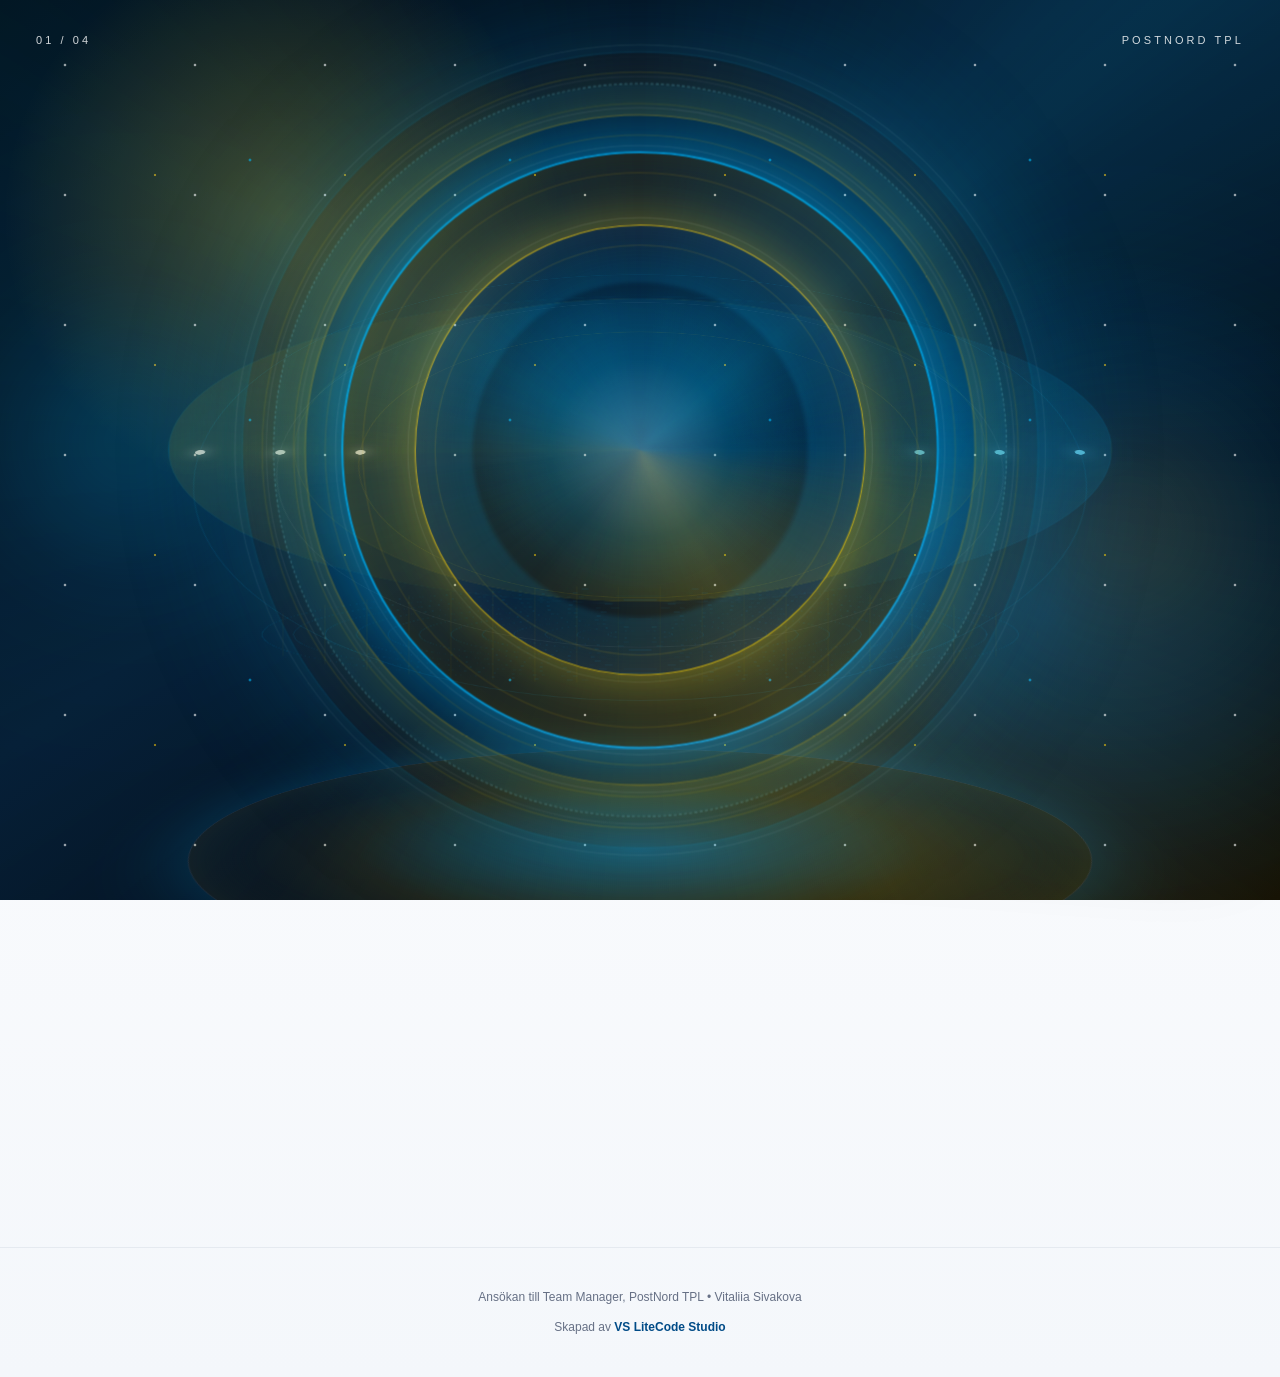
<file: postnord-team-manager-3d-cv/index.html>
<!DOCTYPE html>
<html lang="sv">

<head>
  <meta charset="UTF-8" />
  <meta name="viewport" content="width=device-width, initial-scale=1.0" />
  <title>Vitaliia Sivakova – Ansökan PostNord TPL</title>
  <link rel="stylesheet" href="css/styles.css" />
</head>

<body>
  <div class="intro" aria-hidden="true">
    <div class="cosmos-field"></div>
    <div class="nebula nebula-one"></div>
    <div class="nebula nebula-two"></div>
    <div class="star-orbit orbit-a"></div>
    <div class="star-orbit orbit-b"></div>
    <div class="star-orbit orbit-c"></div>
    <div class="cosmic-floor"></div>

    <div class="cinema-ui intro-counter">01 / 04</div>
    <div class="cinema-ui intro-menu">POSTNORD TPL</div>

    <div class="postnord-glow-badge">
      <span class="pn-word">POSTNORD TPL</span>
      <span class="pn-tpl">TPL</span>
      <small>Ansökan · Team Manager</small>
    </div>

    <div class="intro-stage">
      <div class="galaxy-disc galaxy-disc-one"></div>
      <div class="galaxy-disc galaxy-disc-two"></div>
      <div class="portal portal-back"></div>
      <div class="portal portal-main"></div>
      <div class="portal portal-front"></div>
      <div class="portal portal-laser"></div>
      <div class="portal portal-gold"></div>
      <div class="portal-core"></div>
      <div class="light-beam beam-one"></div>
      <div class="light-beam beam-two"></div>

      <div class="cosmic-comet comet-one"></div>
      <div class="cosmic-comet comet-two"></div>
      <div class="hologram-grid"></div>

      <div class="intro-sequence" aria-hidden="true">
        <section class="seq seq-postnord">
          <div class="seq-kicker">POSTNORD TPL</div>
          <div class="split-3d word-postnord" data-text="POSTNORD TPL">POSTNORD TPL</div>

        </section>

        <section class="seq seq-name">

          <div class="split-3d word-name" data-text="VITALIIA SIVAKOVA">VITALIIA SIVAKOVA</div>

        </section>

        <section class="seq seq-role">
          <div class="seq-kicker">SÖKANDE</div>
          <div class="split-3d word-role" data-text="TEAM MANAGER">TEAM MANAGER</div>

        </section>
      </div>

      <div class="skill-node node-left node-1"><span>Ledarskap</span><small>Skapar struktur, trygghet och
          riktning</small></div>
      <div class="skill-node node-left node-2"><span>Kommunikation</span><small>Bygger starka relationer i
          teamet</small></div>
      <div class="skill-node node-right node-3"><span>Team Management</span><small>Utvecklar människor och
          resultat</small></div>
      <div class="skill-node node-right node-4"><span>Resultatfokus</span><small>Följer upp KPI och driver
          förbättring</small></div>

      <div class="intro-logo ultra-logo">
        <div class="intro-company">POSTNORD TPL</div>
        <div class="intro-status">SÖKANDE</div>
        <div class="intro-role">TEAM MANAGER</div>
        <div class="intro-name">VITALIIA<br />SIVAKOVA</div>
        <div class="intro-traits">LEDARSKAP · STRUKTUR · TEAM · RESULTAT</div>
        <div class="intro-postnord-line">Redo att leda team, följa upp KPI och skapa stabil drift</div>
      </div>
    </div>

    <div class="intro-scroll">INTRO 10 SEKUNDER · STARTAR PORTFÖLJ</div>
  </div>

  <header class="site-header">
    <a class="brand" href="index.html" aria-label="Startsida">
      <span class="brand-mark">PN</span>
      <span>PostNord Ansökan</span>
    </a>
    <button class="nav-toggle" aria-label="Öppna meny">☰</button>
    <nav class="nav">
      <a href="index.html">Start</a>
      <a href="html/cv.html">CV</a>
      <a href="html/personligt-brev.html">Personligt brev</a>
      <a href="html/diplom.html">Diplom</a>
    </nav>
  </header>


  <main>
    <section class="hero">
      <div class="hero-copy">
        <span class="eyebrow">Sökande till Team Manager, PostNord TPL</span>
        <h1>Vitaliia <span>Sivakova</span></h1>
        <p class="lead">
          Logistik, teamutveckling, processförbättring och digital kompetens.
          En professionell ansökningssida där rekryteraren snabbt kan öppna CV,
          personligt brev och diplom.
        </p>
        <div class="hero-actions">
          <a class="btn primary" href="html/cv.html">Öppna CV</a>
          <a class="btn secondary" href="html/personligt-brev.html">Personligt brev</a>
          <a class="btn secondary" href="html/diplom.html">Diplom & certifikat</a>
        </div>
      </div>
      <div class="hero-card">
        <div class="photo-frame">
          <img src="assets/profile.jpg" alt="Vitaliia Sivakova" />
        </div>
        <div class="floating-badge">Logistik • KPI • RPA</div>
      </div>
    </section>

    <section class="section reveal">
      <h2 class="section-title">Styrkor för Team Manager-rollen</h2>
      <div class="grid">
        <article class="card">
          <h3>Logistikerfarenhet</h3>
          <p>Nästan tre år inom Zalando (PostNord) samt tidigare internationell persontrafik.</p>
        </article>
        <article class="card">
          <h3>Process & förbättring</h3>
          <p>RPA, Excel och Power BI ger ett datadrivet perspektiv på effektivitet och KPI.</p>
        </article>
        <article class="card">
          <h3>Team & utveckling</h3>
          <p>Utbildning inom ledarskap, teamutveckling, time management och digital transformation.</p>
        </article>
      </div>
    </section>
  </main>


  <footer class="footer">
    <p>Ansökan till Team Manager, PostNord TPL • Vitaliia Sivakova</p>
    <p>Skapad av <a class="studio-link" href="https://bondarenkovita35-afk.github.io/vs-litecode-studio/"
        target="_blank" rel="noopener">VS LiteCode Studio</a></p>
  </footer>

  <script src="js/app.js"></script>
</body>

</html>
</file>
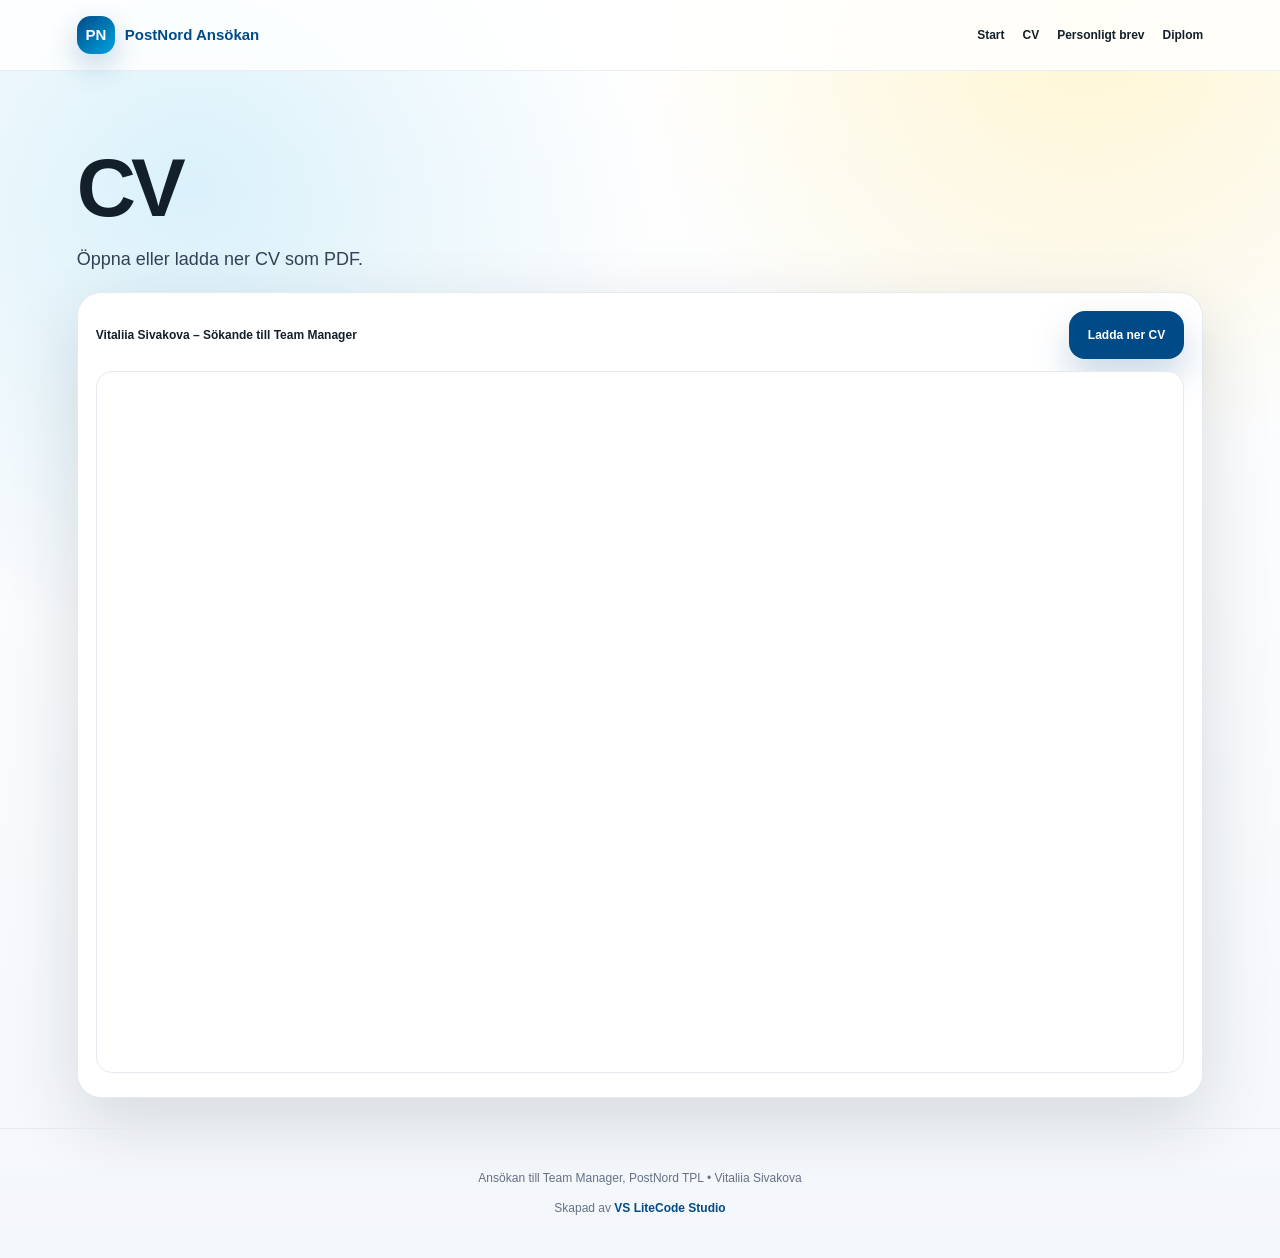
<file: postnord-team-manager-3d-cv/html/cv.html>
<!DOCTYPE html>
<html lang="sv">
<head>
  <meta charset="UTF-8" />
  <meta name="viewport" content="width=device-width, initial-scale=1.0" />
  <title>CV – Vitaliia Sivakova</title>
  <link rel="stylesheet" href="../css/styles.css" />
</head>
<body>
  
<header class="site-header">
  <a class="brand" href="../index.html" aria-label="Startsida">
    <span class="brand-mark">PN</span>
    <span>PostNord Ansökan</span>
  </a>
  <button class="nav-toggle" aria-label="Öppna meny">☰</button>
  <nav class="nav">
    <a href="../index.html">Start</a>
    <a href="cv.html">CV</a>
    <a href="personligt-brev.html">Personligt brev</a>
    <a href="diplom.html">Diplom</a>
  </nav>
</header>

  <main class="document-hero">
    <h1>CV</h1>
    <p class="lead">Öppna eller ladda ner CV som PDF.</p>
    <section class="pdf-box reveal">
      <div class="pdf-toolbar">
        <strong>Vitaliia Sivakova – Sökande till Team Manager</strong>
        <a class="btn primary" href="../pdf/cv-vitaliia-sivakova-team-manager.pdf" download>Ladda ner CV</a>
      </div>
      <iframe class="pdf-view" src="../pdf/cv-vitaliia-sivakova-team-manager.pdf"></iframe>
    </section>
  </main>
  
<footer class="footer">
  <p>Ansökan till Team Manager, PostNord TPL • Vitaliia Sivakova</p>
  <p>Skapad av <a class="studio-link" href="https://bondarenkovita35-afk.github.io/vs-litecode-studio/" target="_blank" rel="noopener">VS LiteCode Studio</a></p>
</footer>

  <script src="../js/app.js"></script>
</body>
</html>
</file>
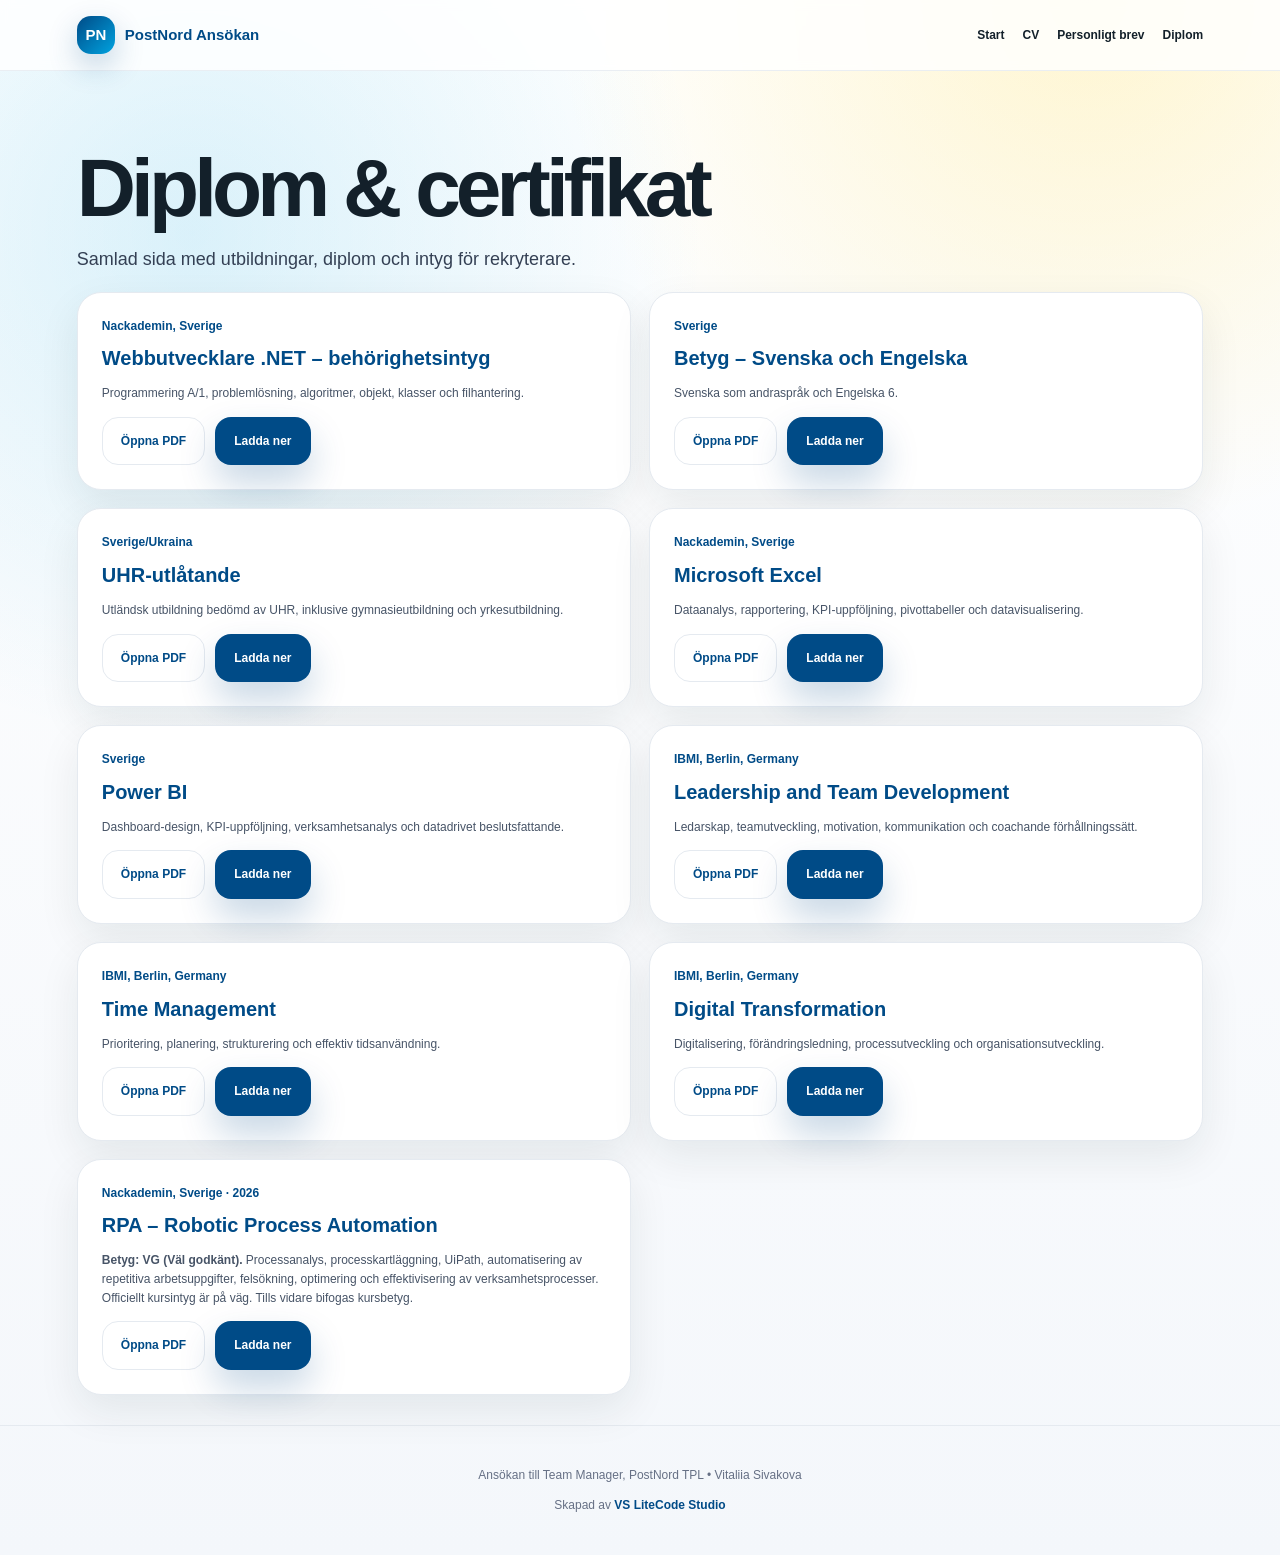
<file: postnord-team-manager-3d-cv/html/diplom.html>
<!DOCTYPE html>
<html lang="sv">

<head>
  <meta charset="UTF-8" />
  <meta name="viewport" content="width=device-width, initial-scale=1.0" />
  <title>Diplom & certifikat – Vitaliia Sivakova</title>
  <link rel="stylesheet" href="../css/styles.css" />
</head>

<body>

  <header class="site-header">
    <a class="brand" href="../index.html" aria-label="Startsida">
      <span class="brand-mark">PN</span>
      <span>PostNord Ansökan</span>
    </a>
    <button class="nav-toggle" aria-label="Öppna meny">☰</button>
    <nav class="nav">
      <a href="../index.html">Start</a>
      <a href="cv.html">CV</a>
      <a href="personligt-brev.html">Personligt brev</a>
      <a href="diplom.html">Diplom</a>
    </nav>
  </header>

  <main class="document-hero">
    <h1>Diplom & certifikat</h1>
    <p class="lead">Samlad sida med utbildningar, diplom och intyg för rekryterare.</p>
    <section class="diploma-grid">

      <article class="card diploma-card reveal">
        <div class="meta">Nackademin, Sverige</div>
        <h3>Webbutvecklare .NET – behörighetsintyg</h3>
        <p>Programmering A/1, problemlösning, algoritmer, objekt, klasser och filhantering.</p>
        <div class="mini-actions">
          <a class="btn secondary" href="../pdf/behörighetsintyg-programmering-nackademin.pdf">Öppna PDF</a>
          <a class="btn primary" href="../pdf/behörighetsintyg-programmering-nackademin.pdf" download>Ladda ner</a>
        </div>
      </article>


      <article class="card diploma-card reveal">
        <div class="meta">Sverige</div>
        <h3>Betyg – Svenska och Engelska</h3>
        <p>Svenska som andraspråk och Engelska 6.</p>
        <div class="mini-actions">
          <a class="btn secondary" href="../pdf/betyg-sverige-sv-eng.pdf">Öppna PDF</a>
          <a class="btn primary" href="../pdf/betyg-sverige-sv-eng.pdf" download>Ladda ner</a>
        </div>
      </article>


      <article class="card diploma-card reveal">
        <div class="meta">Sverige/Ukraina</div>
        <h3>UHR-utlåtande</h3>
        <p>Utländsk utbildning bedömd av UHR, inklusive gymnasieutbildning och yrkesutbildning.</p>
        <div class="mini-actions">
          <a class="btn secondary" href="../pdf/uhr-utlatande.pdf">Öppna PDF</a>
          <a class="btn primary" href="../pdf/uhr-utlatande.pdf" download>Ladda ner</a>
        </div>
      </article>


      <article class="card diploma-card reveal">
        <div class="meta">Nackademin, Sverige</div>
        <h3>Microsoft Excel</h3>
        <p>Dataanalys, rapportering, KPI-uppföljning, pivottabeller och datavisualisering.</p>
        <div class="mini-actions">
          <a class="btn secondary" href="../pdf/excel-nackademin.pdf">Öppna PDF</a>
          <a class="btn primary" href="../pdf/excel-nackademin.pdf" download>Ladda ner</a>
        </div>
      </article>


      <article class="card diploma-card reveal">
        <div class="meta">Sverige</div>
        <h3>Power BI</h3>
        <p>Dashboard-design, KPI-uppföljning, verksamhetsanalys och datadrivet beslutsfattande.</p>
        <div class="mini-actions">
          <a class="btn secondary" href="../pdf/power-bi-certificate.pdf">Öppna PDF</a>
          <a class="btn primary" href="../pdf/power-bi-certificate.pdf" download>Ladda ner</a>
        </div>
      </article>


      <article class="card diploma-card reveal">
        <div class="meta">IBMI, Berlin, Germany</div>
        <h3>Leadership and Team Development</h3>
        <p>Ledarskap, teamutveckling, motivation, kommunikation och coachande förhållningssätt.</p>
        <div class="mini-actions">
          <a class="btn secondary" href="../pdf/leadership-team-development-ibmi.pdf">Öppna PDF</a>
          <a class="btn primary" href="../pdf/leadership-team-development-ibmi.pdf" download>Ladda ner</a>
        </div>
      </article>


      <article class="card diploma-card reveal">
        <div class="meta">IBMI, Berlin, Germany</div>
        <h3>Time Management</h3>
        <p>Prioritering, planering, strukturering och effektiv tidsanvändning.</p>
        <div class="mini-actions">
          <a class="btn secondary" href="../pdf/time-management-ibmi.pdf">Öppna PDF</a>
          <a class="btn primary" href="../pdf/time-management-ibmi.pdf" download>Ladda ner</a>
        </div>
      </article>


      <article class="card diploma-card reveal">
        <div class="meta">IBMI, Berlin, Germany</div>
        <h3>Digital Transformation</h3>
        <p>Digitalisering, förändringsledning, processutveckling och organisationsutveckling.</p>
        <div class="mini-actions">
          <a class="btn secondary" href="../pdf/digital-transformation-ibmi.pdf">Öppna PDF</a>
          <a class="btn primary" href="../pdf/digital-transformation-ibmi.pdf" download>Ladda ner</a>
        </div>
      </article>


      

    
      

    
      <article class="card diploma-card reveal">
        <div class="meta">Nackademin, Sverige · 2026</div>
        <h3>RPA – Robotic Process Automation</h3>
        <p><strong>Betyg: VG (Väl godkänt).</strong> Processanalys, processkartläggning, UiPath, automatisering av repetitiva arbetsuppgifter, felsökning, optimering och effektivisering av verksamhetsprocesser. Officiellt kursintyg är på väg. Tills vidare bifogas kursbetyg.</p>
        <div class="mini-actions">
          <a class="btn secondary" href="../pdf/RPA_VG_Nackademin_Official.png">Öppna PDF</a>
          <a class="btn primary" href="../pdf/RPA_VG_Nackademin_Official.png" download>Ladda ner</a>
        </div>
      </article>

    </section>
  </main>

  <footer class="footer">
    <p>Ansökan till Team Manager, PostNord TPL • Vitaliia Sivakova</p>
    <p>Skapad av <a class="studio-link" href="https://bondarenkovita35-afk.github.io/vs-litecode-studio/"
        target="_blank" rel="noopener">VS LiteCode Studio</a></p>
  </footer>

  <script src="../js/app.js"></script>
</body>

</html>
</file>
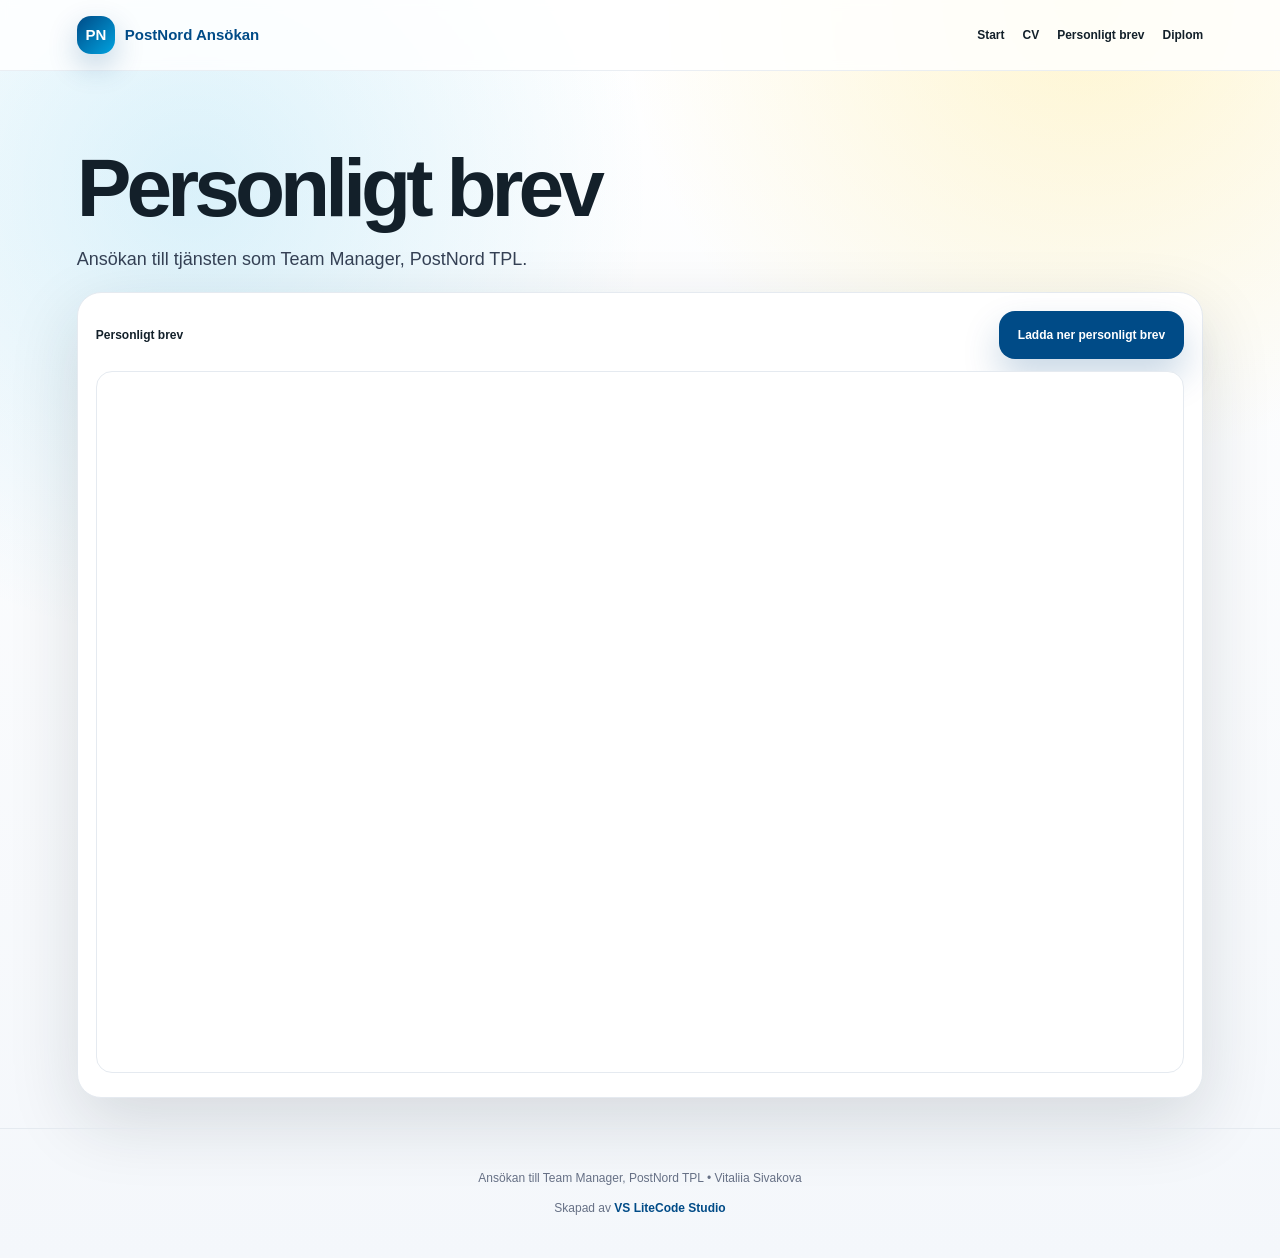
<file: postnord-team-manager-3d-cv/html/personligt-brev.html>
<!DOCTYPE html>
<html lang="sv">
<head>
  <meta charset="UTF-8" />
  <meta name="viewport" content="width=device-width, initial-scale=1.0" />
  <title>Personligt brev – Vitaliia Sivakova</title>
  <link rel="stylesheet" href="../css/styles.css" />
</head>
<body>
  
<header class="site-header">
  <a class="brand" href="../index.html" aria-label="Startsida">
    <span class="brand-mark">PN</span>
    <span>PostNord Ansökan</span>
  </a>
  <button class="nav-toggle" aria-label="Öppna meny">☰</button>
  <nav class="nav">
    <a href="../index.html">Start</a>
    <a href="cv.html">CV</a>
    <a href="personligt-brev.html">Personligt brev</a>
    <a href="diplom.html">Diplom</a>
  </nav>
</header>

  <main class="document-hero">
    <h1>Personligt brev</h1>
    <p class="lead">Ansökan till tjänsten som Team Manager, PostNord TPL.</p>
    <section class="pdf-box reveal">
      <div class="pdf-toolbar">
        <strong>Personligt brev</strong>
        <a class="btn primary" href="../pdf/personligt-brev-vitaliia-sivakova-team-manager.pdf" download>Ladda ner personligt brev</a>
      </div>
      <iframe class="pdf-view" src="../pdf/personligt-brev-vitaliia-sivakova-team-manager.pdf"></iframe>
    </section>
  </main>
  
<footer class="footer">
  <p>Ansökan till Team Manager, PostNord TPL • Vitaliia Sivakova</p>
  <p>Skapad av <a class="studio-link" href="https://bondarenkovita35-afk.github.io/vs-litecode-studio/" target="_blank" rel="noopener">VS LiteCode Studio</a></p>
</footer>

  <script src="../js/app.js"></script>
</body>
</html>
</file>
<file: postnord-team-manager-3d-cv/css/styles.css>
:root{
  --blue:#004B87;
  --light-blue:#00A3E0;
  --yellow:#FFCC00;
  --ink:#13202A;
  --muted:#667085;
  --bg:#F4F7FB;
  --card:#FFFFFF;
  --line:#E5EAF0;
  --shadow:0 24px 70px rgba(19,32,42,.14);
  --radius:24px;
}

*{box-sizing:border-box}
html{scroll-behavior:smooth}
body{
  margin:0;
  font-family:Arial, Helvetica, sans-serif;
  font-size:12px;
  line-height:1.55;
  color:var(--ink);
  background:
    radial-gradient(circle at 15% 15%, rgba(0,163,224,.14), transparent 30%),
    radial-gradient(circle at 85% 0%, rgba(255,204,0,.18), transparent 28%),
    linear-gradient(180deg,#fff,var(--bg));
  min-height:100vh;
}

body.loading{overflow:hidden}

.intro{position:fixed;inset:0;z-index:1000;display:grid;place-items:center;color:#fff;overflow:hidden;perspective:2200px;background:radial-gradient(circle at 50% 50%, rgba(0,163,224,.22), transparent 24%),radial-gradient(circle at 22% 22%, rgba(255,204,0,.18), transparent 22%),radial-gradient(circle at 80% 70%, rgba(0,95,170,.28), transparent 28%),linear-gradient(145deg,#020711 0%,#061b35 42%,#02050b 100%);transition:opacity 1.1s ease,visibility 1.1s ease,transform 1.1s ease}.intro.hide{opacity:0;visibility:hidden;transform:scale(1.04)}
.cosmos-field,.nebula,.star-orbit,.cosmic-floor,.portal,.portal-core,.light-beam{position:absolute;pointer-events:none}
.cosmos-field{inset:0;background-image:radial-gradient(circle,rgba(255,255,255,.95) 0 1px,transparent 1.7px),radial-gradient(circle,rgba(255,204,0,.85) 0 1px,transparent 1.6px),radial-gradient(circle,rgba(0,183,255,.9) 0 1px,transparent 1.8px);background-size:130px 130px,190px 190px,260px 260px;background-position:0 0,60px 80px,120px 30px;opacity:.62;animation:starFlight 4.8s linear infinite}.nebula{width:52vw;height:52vw;border-radius:50%;filter:blur(38px);mix-blend-mode:screen;opacity:.5;animation:nebulaPulse 5s ease-in-out infinite alternate}.nebula-one{left:-16vw;top:12vh;background:radial-gradient(circle,rgba(0,163,224,.45),rgba(0,75,135,.05),transparent 70%)}.nebula-two{right:-14vw;bottom:4vh;background:radial-gradient(circle,rgba(255,204,0,.26),rgba(0,163,224,.14),transparent 70%);animation-delay:.9s}
.cinema-ui{position:absolute;z-index:4;font-size:11px;letter-spacing:.28em;color:rgba(255,255,255,.82);text-transform:uppercase}.intro-counter{top:32px;left:36px}.intro-menu{top:32px;right:36px;text-align:right}
.intro-stage{position:relative;width:min(1160px,92vw);height:min(680px,76vh);display:grid;place-items:center;transform-style:preserve-3d;animation:stageCinematic 5.9s cubic-bezier(.16,1,.3,1) forwards}
.portal{border-radius:50%;transform-style:preserve-3d;filter:drop-shadow(0 0 28px rgba(0,183,255,.32))}.portal-back{width:680px;height:680px;border:1px solid rgba(255,255,255,.10);box-shadow:0 0 120px rgba(0,163,224,.26),inset 0 0 90px rgba(255,255,255,.05);animation:portalSpin 10s linear infinite,portalReveal 3.8s ease forwards}.portal-main{width:520px;height:520px;border:2px solid rgba(0,183,255,.62);box-shadow:0 0 60px rgba(0,183,255,.55),inset 0 0 60px rgba(255,204,0,.18);animation:portalSpinReverse 7s linear infinite,portalReveal 3.6s ease forwards}.portal-front{width:410px;height:410px;border:1px solid rgba(255,204,0,.72);box-shadow:0 0 48px rgba(255,204,0,.42),inset 0 0 60px rgba(255,255,255,.08);animation:portalSpin 5.8s linear infinite,portalReveal 3.4s ease forwards}.portal::before,.portal::after{content:"";position:absolute;inset:-8px;border-radius:50%;border:1px solid rgba(255,255,255,.09)}.portal::after{inset:18px;border-color:rgba(255,204,0,.14)}.portal-core{width:320px;height:320px;border-radius:50%;background:radial-gradient(circle,rgba(255,255,255,.20),rgba(0,163,224,.09) 38%,transparent 70%);filter:blur(2px);box-shadow:0 0 130px rgba(0,183,255,.30);animation:coreBreath 2.8s ease-in-out infinite alternate}
.star-orbit{width:720px;height:720px;border-radius:50%;border:1px solid rgba(255,255,255,.08);top:50%;left:50%;transform:translate(-50%,-50%) rotateX(62deg);animation:orbitTurn 9s linear infinite;opacity:.72}.orbit-b{width:560px;height:560px;animation-duration:7s;animation-direction:reverse;border-color:rgba(255,204,0,.12)}.orbit-c{width:880px;height:880px;animation-duration:13s;border-color:rgba(0,183,255,.13)}.star-orbit::before,.star-orbit::after{content:"";position:absolute;width:10px;height:10px;border-radius:50%;background:#fff;box-shadow:0 0 18px #fff,0 0 42px rgba(255,204,0,.85);top:50%;left:-5px}.star-orbit::after{left:auto;right:-5px;background:#80e8ff;box-shadow:0 0 20px #80e8ff,0 0 50px rgba(0,183,255,.9)}
.cosmic-floor{left:50%;bottom:-20%;width:900px;height:460px;transform:translateX(-50%) rotateX(72deg);border-radius:50%;background:radial-gradient(ellipse at center,rgba(0,183,255,.34),rgba(255,204,0,.08) 44%,transparent 70%);border:1px solid rgba(255,255,255,.1);box-shadow:0 0 95px rgba(0,183,255,.22),inset 0 0 70px rgba(255,204,0,.10);animation:floorPulse 3s ease-in-out infinite alternate}
.light-beam{height:150%;width:110px;top:-25%;background:linear-gradient(90deg,transparent,rgba(255,255,255,.34),transparent);filter:blur(3px);opacity:0;transform:rotate(24deg)}.beam-one{animation:beamSweep 4.4s cubic-bezier(.16,1,.3,1) forwards .8s}.beam-two{width:70px;animation:beamSweep 5.2s cubic-bezier(.16,1,.3,1) forwards 2.1s;opacity:.5}
.ultra-logo{position:relative;z-index:3;text-align:center;transform-style:preserve-3d;padding:50px 74px;border-radius:38px;background:linear-gradient(145deg,rgba(255,255,255,.15),rgba(255,255,255,.035));border:1px solid rgba(255,255,255,.22);box-shadow:0 42px 140px rgba(0,0,0,.62),inset 0 1px 0 rgba(255,255,255,.3),0 0 100px rgba(0,183,255,.22);backdrop-filter:blur(4px);animation:logoEntrance 5.9s cubic-bezier(.16,1,.3,1) forwards}.ultra-logo::before{content:"";position:absolute;inset:14px;border-radius:28px;border:1px solid rgba(255,204,0,.26);transform:translateZ(-52px)}.ultra-logo::after{content:"";position:absolute;inset:-24px;border-radius:50px;background:radial-gradient(circle at center,rgba(0,183,255,.24),transparent 70%);filter:blur(16px);z-index:-1}.intro-status{font-size:18px;letter-spacing:.34em;color:rgba(255,255,255,.82);opacity:0;animation:textStep .9s ease forwards 1.35s}.intro-role{margin-top:8px;font-size:22px;letter-spacing:.28em;color:#fff4bf;text-transform:uppercase;opacity:0;animation:textStep .9s ease forwards 1.9s;background:transparent;border:0;padding:0;display:block}.intro-name{margin-top:22px;font-family:Georgia,'Times New Roman',serif;font-size:clamp(52px,7.6vw,106px);line-height:.86;letter-spacing:.03em;color:#ffe8b2;text-shadow:0 0 16px rgba(255,204,0,.42),0 20px 80px rgba(0,0,0,.72);opacity:0;transform:translateZ(180px) scale(1.35);animation:nameHero 1.35s cubic-bezier(.16,1,.3,1) forwards 2.55s}.intro-traits{margin-top:26px;font-size:16px;letter-spacing:.24em;color:#dff6ff;text-transform:uppercase;opacity:0;animation:textStep .9s ease forwards 3.55s}
.skill-node{position:absolute;z-index:5;width:220px;color:#fff;opacity:0;filter:blur(4px);animation:nodeAppear .75s ease forwards}.skill-node span{display:block;font-size:14px;font-weight:900;letter-spacing:.12em;text-transform:uppercase;margin-bottom:7px}.skill-node small{display:block;font-size:13px;line-height:1.35;color:rgba(255,255,255,.82)}.skill-node::before{content:"";position:absolute;top:18px;width:96px;height:1px;background:linear-gradient(90deg,rgba(255,204,0,.9),transparent)}.skill-node::after{content:"";position:absolute;top:13px;width:10px;height:10px;border-radius:50%;background:#fff;box-shadow:0 0 18px #fff,0 0 44px rgba(255,204,0,.95)}.node-left{left:18px;text-align:left}.node-left::before{left:145px}.node-left::after{left:137px}.node-right{right:18px;text-align:left}.node-right::before{right:145px;transform:scaleX(-1)}.node-right::after{right:137px}.node-1{top:32%;animation-delay:3.15s}.node-2{top:58%;animation-delay:3.45s}.node-3{top:32%;animation-delay:3.75s}.node-4{top:58%;animation-delay:4.05s}
.intro-scroll{position:absolute;bottom:34px;left:50%;transform:translateX(-50%);z-index:4;color:rgba(255,255,255,.72);font-size:11px;letter-spacing:.34em;text-transform:uppercase;opacity:0;animation:textStep .8s ease forwards 4.2s}
@keyframes stageCinematic{0%{transform:translateZ(-1200px) rotateX(28deg) rotateY(-25deg);opacity:0}36%{transform:translateZ(140px) rotateX(0) rotateY(0);opacity:1}100%{transform:translateZ(0) rotateX(0) rotateY(0);opacity:1}}@keyframes logoEntrance{0%{opacity:0;transform:translateZ(-900px) rotateX(45deg) scale(.3);filter:blur(30px)}34%{opacity:1;transform:translateZ(240px) rotateX(0) scale(1.06);filter:blur(0)}70%{transform:translateZ(70px) scale(.94)}100%{opacity:1;transform:translateZ(0) scale(.86)}}@keyframes nameHero{0%{opacity:0;transform:translateY(42px) translateZ(220px) scale(1.35);filter:blur(4px)}100%{opacity:1;transform:translateY(0) translateZ(120px) scale(1);filter:blur(0)}}@keyframes textStep{0%{opacity:0;transform:translateY(18px) translateZ(80px);filter:blur(3px)}100%{opacity:1;transform:translateY(0) translateZ(0);filter:blur(0)}}@keyframes nodeAppear{0%{opacity:0;transform:translateY(24px);filter:blur(4px)}100%{opacity:1;transform:translateY(0);filter:blur(0)}}@keyframes portalSpin{to{transform:rotateZ(360deg)}}@keyframes portalSpinReverse{to{transform:rotateZ(-360deg)}}@keyframes portalReveal{0%{opacity:0;filter:blur(4px);transform:scale(.4) rotateZ(-60deg)}100%{opacity:1;filter:blur(0);transform:scale(1) rotateZ(0)}}@keyframes coreBreath{to{transform:scale(1.08);opacity:.9}}@keyframes orbitTurn{to{transform:translate(-50%,-50%) rotateX(62deg) rotateZ(360deg)}}@keyframes starFlight{to{background-position:0 -260px,60px -190px,120px -280px}}@keyframes nebulaPulse{to{transform:scale(1.12) rotate(8deg);opacity:.72}}@keyframes floorPulse{to{transform:translateX(-50%) rotateX(72deg) scale(1.08);opacity:.9}}@keyframes beamSweep{0%{left:-20%;opacity:0}18%{opacity:.9}100%{left:110%;opacity:0}}
@media(max-width:820px){.intro-menu{display:none}.intro-counter{top:22px;left:22px}.intro-stage{height:70vh;width:96vw}.portal-back{width:390px;height:390px}.portal-main{width:300px;height:300px}.portal-front{width:230px;height:230px}.portal-core{width:190px;height:190px}.ultra-logo{padding:34px 28px;border-radius:28px}.intro-name{font-size:48px}.intro-status{font-size:12px}.intro-role{font-size:14px}.intro-traits{font-size:11px;line-height:1.6}.skill-node{display:none}.cosmic-floor{width:620px;height:300px}.star-orbit{width:420px;height:420px}.orbit-b{width:320px;height:320px}.orbit-c{width:520px;height:520px}}

.site-header{
  position:sticky;
  top:0;
  z-index:50;
  display:flex;
  align-items:center;
  justify-content:space-between;
  padding:16px 6vw;
  backdrop-filter:blur(4px);
  background:rgba(255,255,255,.82);
  border-bottom:1px solid rgba(229,234,240,.8);
}

.brand{
  display:flex;
  align-items:center;
  gap:10px;
  font-weight:800;
  color:var(--blue);
  text-decoration:none;
  font-size:15px;
}

.brand-mark{
  width:38px;
  height:38px;
  border-radius:14px;
  display:grid;
  place-items:center;
  background:linear-gradient(135deg,var(--blue),var(--light-blue));
  color:#fff;
  box-shadow:0 12px 30px rgba(0,75,135,.24);
}

.nav{display:flex;gap:18px}
.nav a{
  color:var(--ink);
  text-decoration:none;
  font-weight:700;
  position:relative;
}
.nav a::after{
  content:"";
  position:absolute;
  left:0;
  bottom:-6px;
  height:2px;
  width:0;
  background:var(--yellow);
  transition:.25s;
}
.nav a:hover::after{width:100%}
.nav-toggle{display:none}

.hero{
  min-height:calc(100vh - 72px);
  display:grid;
  grid-template-columns:1.05fr .95fr;
  gap:48px;
  align-items:center;
  padding:70px 6vw 60px;
  perspective:1100px;
}

.hero-copy{animation:fadeUp .9s ease both}
.eyebrow{
  display:inline-flex;
  align-items:center;
  gap:8px;
  padding:8px 13px;
  border:1px solid var(--line);
  border-radius:999px;
  background:#fff;
  font-weight:700;
  color:var(--blue);
}
.eyebrow::before{
  content:"";
  width:9px;height:9px;border-radius:50%;
  background:var(--yellow);
  box-shadow:0 0 0 5px rgba(255,204,0,.2);
}
h1{
  margin:22px 0 14px;
  font-size:clamp(42px,7vw,82px);
  line-height:.96;
  letter-spacing:-.06em;
}
h1 span{color:var(--blue)}
.lead{font-size:18px;color:#344054;max-width:720px}
.hero-actions{display:flex;gap:14px;flex-wrap:wrap;margin-top:28px}
.btn{
  display:inline-flex;
  align-items:center;
  gap:10px;
  padding:14px 18px;
  border-radius:16px;
  text-decoration:none;
  font-weight:800;
  border:1px solid transparent;
  transition:.25s ease;
}
.btn.primary{background:var(--blue);color:#fff;box-shadow:0 18px 36px rgba(0,75,135,.22)}
.btn.secondary{background:#fff;color:var(--blue);border-color:var(--line)}
.btn:hover{transform:translateY(-3px)}
.hero-card{
  position:relative;
  transform-style:preserve-3d;
  transform:rotateY(-11deg) rotateX(6deg);
  transition:transform .3s ease;
}
.hero-card:hover{transform:rotateY(-4deg) rotateX(2deg) translateY(-6px)}
.photo-frame{
  padding:14px;
  border-radius:32px;
  background:linear-gradient(145deg,#fff,#EFF5FA);
  box-shadow:var(--shadow);
}
.photo-frame img{
  display:block;
  width:100%;
  border-radius:24px;
  aspect-ratio:4/5;
  object-fit:cover;
  object-position:center 22%;
}
.floating-badge{
  position:absolute;
  right:-12px;
  bottom:42px;
  padding:16px;
  border-radius:20px;
  background:rgba(255,255,255,.92);
  box-shadow:0 18px 40px rgba(19,32,42,.17);
  backdrop-filter:blur(3px);
  font-weight:800;
  color:var(--blue);
}

.section{
  padding:72px 6vw;
}
.section-title{
  font-size:32px;
  margin:0 0 26px;
  color:var(--blue);
  letter-spacing:-.03em;
}
.grid{
  display:grid;
  grid-template-columns:repeat(3,1fr);
  gap:18px;
}
.card{
  background:var(--card);
  border:1px solid var(--line);
  border-radius:var(--radius);
  padding:24px;
  box-shadow:0 16px 42px rgba(19,32,42,.08);
  transition:.25s;
}
.card:hover{transform:translateY(-5px)}
.card h3{margin:0 0 10px;color:var(--blue);font-size:20px}
.card p{margin:0;color:#475467}
.card ul{margin:10px 0 0;padding-left:18px;color:#475467}
.card li{margin:5px 0}

.timeline{
  display:grid;
  gap:16px;
}
.timeline-item{
  display:grid;
  grid-template-columns:130px 1fr;
  gap:18px;
  align-items:start;
}
.year{
  color:var(--blue);
  font-weight:900;
  font-size:14px;
}
.document-hero{
  padding:56px 6vw 30px;
}
.pdf-box{
  background:#fff;
  border:1px solid var(--line);
  border-radius:24px;
  padding:18px;
  box-shadow:var(--shadow);
}
.pdf-toolbar{
  display:flex;
  justify-content:space-between;
  gap:12px;
  flex-wrap:wrap;
  align-items:center;
  margin-bottom:12px;
}
.pdf-view{
  width:100%;
  height:78vh;
  border:1px solid var(--line);
  border-radius:16px;
  background:#fff;
}
.diploma-grid{
  display:grid;
  grid-template-columns:repeat(2,1fr);
  gap:18px;
}
.diploma-card .meta{font-weight:800;color:var(--blue);margin-bottom:8px}
.diploma-card .mini-actions{display:flex;gap:10px;flex-wrap:wrap;margin-top:14px}
.footer{
  padding:28px 6vw;
  text-align:center;
  color:var(--muted);
  border-top:1px solid var(--line);
}
.reveal{opacity:0;transform:translateY(24px);transition:.7s ease}
.reveal.show{opacity:1;transform:none}

@keyframes fadeUp{
  from{opacity:0;transform:translateY(26px)}
  to{opacity:1;transform:none}
}

@media(max-width:900px){
  .hero{grid-template-columns:1fr}
  .grid,.diploma-grid{grid-template-columns:1fr}
  .timeline-item{grid-template-columns:1fr}
  .nav{
    position:absolute;
    right:6vw;
    top:62px;
    display:none;
    flex-direction:column;
    background:#fff;
    border:1px solid var(--line);
    border-radius:18px;
    padding:18px;
    box-shadow:var(--shadow);
  }
  .nav.open{display:flex}
  .nav-toggle{
    display:block;
    border:0;
    background:var(--blue);
    color:#fff;
    border-radius:12px;
    padding:9px 12px;
    font-size:18px;
  }
}


.intro-cv{
  margin-top:18px;
  font-size:clamp(22px,3vw,44px);
  font-weight:800;
  letter-spacing:.02em;
  opacity:0;
  transform:translateZ(-400px) translateY(20px) rotateX(18deg);
  animation:cvFly 4.2s cubic-bezier(.16,1,.3,1) forwards;
  animation-delay:.6s;
}

.intro-stars{
  position:absolute;
  inset:-20%;
  background:
    radial-gradient(circle, rgba(255,255,255,.75) 1px, transparent 1.5px) 0 0/90px 90px,
    radial-gradient(circle, rgba(255,204,0,.55) 1px, transparent 1.5px) 30px 45px/120px 120px;
  transform:translateZ(-800px);
  animation:starsMove 4.2s ease-out forwards;
  opacity:.65;
}

@keyframes cvFly{
  0%,45%{opacity:0;transform:translateZ(-520px) translateY(30px) rotateX(22deg);filter:blur(3px)}
  65%{opacity:1;transform:translateZ(70px) translateY(0) rotateX(0);filter:blur(0)}
  100%{opacity:1;transform:translateZ(0) scale(.92)}
}

@keyframes starsMove{
  from{transform:translateZ(-900px) scale(.65);opacity:.7}
  to{transform:translateZ(120px) scale(1.35);opacity:0}
}

.studio-link{
  color:var(--blue);
  font-weight:800;
  text-decoration:none;
}
.studio-link:hover{text-decoration:underline}


/* === ULTRA MAX POSTNORD INTRO UPGRADE === */
.intro{
  background:
    radial-gradient(circle at 50% 52%, rgba(255,204,0,.18), transparent 18%),
    radial-gradient(circle at 50% 48%, rgba(0,183,255,.26), transparent 30%),
    radial-gradient(circle at 20% 22%, rgba(0,163,224,.22), transparent 24%),
    radial-gradient(circle at 78% 68%, rgba(255,204,0,.15), transparent 26%),
    linear-gradient(145deg,#01040a 0%,#05172d 36%,#02050a 100%);
}
.postnord-glow-badge{
  position:absolute;
  top:28px;
  left:50%;
  transform:translateX(-50%) translateY(-18px);
  z-index:6;
  display:flex;
  align-items:baseline;
  gap:12px;
  padding:13px 22px 12px;
  border:1px solid rgba(255,255,255,.18);
  border-radius:999px;
  background:linear-gradient(145deg,rgba(0,75,135,.52),rgba(0,163,224,.14));
  box-shadow:0 0 42px rgba(0,183,255,.22), inset 0 1px 0 rgba(255,255,255,.22);
  backdrop-filter:blur(4px);
  opacity:0;
  animation:badgeDrop .95s cubic-bezier(.16,1,.3,1) forwards .35s;
}
.postnord-glow-badge .pn-word{font-size:28px;font-weight:900;letter-spacing:-.06em;color:#8ee8ff;text-shadow:0 0 18px rgba(0,183,255,.55)}
.postnord-glow-badge .pn-tpl{font-size:13px;font-weight:900;color:#ffd84d;letter-spacing:.12em;text-shadow:0 0 18px rgba(255,204,0,.55)}
.postnord-glow-badge small{font-size:11px;letter-spacing:.22em;text-transform:uppercase;color:rgba(255,255,255,.74);margin-left:8px}
.galaxy-disc{position:absolute;left:50%;top:50%;border-radius:50%;pointer-events:none;transform-style:preserve-3d;filter:drop-shadow(0 0 30px rgba(0,183,255,.25));}
.galaxy-disc-one{width:900px;height:900px;transform:translate(-50%,-50%) rotateX(71deg);border:1px solid rgba(0,183,255,.14);background:conic-gradient(from 0deg,transparent,rgba(0,183,255,.22),transparent,rgba(255,204,0,.18),transparent);animation:galaxySpin 11s linear infinite;opacity:.55}
.galaxy-disc-two{width:660px;height:660px;transform:translate(-50%,-50%) rotateX(64deg);border:1px solid rgba(255,204,0,.16);background:conic-gradient(from 80deg,transparent,rgba(255,204,0,.24),transparent,rgba(0,183,255,.18),transparent);animation:galaxySpinReverse 8.5s linear infinite;opacity:.48}
.portal-laser{width:610px;height:610px;border:1px dashed rgba(255,255,255,.20);box-shadow:0 0 80px rgba(0,183,255,.28),inset 0 0 50px rgba(255,255,255,.05);animation:portalSpinReverse 4.8s linear infinite, portalReveal 3.2s ease forwards}
.portal-gold{width:455px;height:455px;border:2px solid rgba(255,204,0,.55);box-shadow:0 0 70px rgba(255,204,0,.38),inset 0 0 50px rgba(255,255,255,.05);animation:portalSpin 3.9s linear infinite, portalReveal 3.1s ease forwards}
.ultra-logo{
  background:
    radial-gradient(circle at 50% 0%,rgba(255,204,0,.18),transparent 36%),
    linear-gradient(145deg,rgba(255,255,255,.17),rgba(0,75,135,.10),rgba(255,255,255,.035));
  border:1px solid rgba(255,255,255,.28);
  box-shadow:
    0 50px 170px rgba(0,0,0,.72),
    inset 0 1px 0 rgba(255,255,255,.34),
    0 0 115px rgba(0,183,255,.28),
    0 0 80px rgba(255,204,0,.13);
}
.intro-company{font-size:17px;letter-spacing:.32em;color:#8ee8ff;text-transform:uppercase;font-weight:900;margin-bottom:8px;opacity:0;text-shadow:0 0 20px rgba(0,183,255,.55);animation:textStep .9s ease forwards 1.05s}
.intro-status{animation-delay:1.45s!important}
.intro-role{animation-delay:1.95s!important}
.intro-name{animation-delay:2.55s!important;color:#ffe7a3;text-shadow:0 0 20px rgba(255,204,0,.56),0 0 60px rgba(0,183,255,.20),0 22px 90px rgba(0,0,0,.82)}
.intro-traits{animation-delay:3.55s!important}
.intro-postnord-line{margin-top:16px;font-size:13px;line-height:1.5;letter-spacing:.12em;color:#9eeeff;text-transform:uppercase;opacity:0;animation:textStep .9s ease forwards 4.05s;text-shadow:0 0 18px rgba(0,183,255,.45)}
.skill-node span{color:#fff7c7;text-shadow:0 0 16px rgba(255,204,0,.36)}
.skill-node small{color:rgba(224,249,255,.9)}
.intro::before,.intro::after{content:"";position:absolute;inset:-20%;pointer-events:none;mix-blend-mode:screen;opacity:.35;background:linear-gradient(110deg,transparent 20%,rgba(255,255,255,.12) 42%,transparent 58%);animation:cinemaSweep 5.8s cubic-bezier(.16,1,.3,1) infinite;z-index:2}.intro::after{animation-delay:2.8s;opacity:.18;transform:rotate(18deg)}
@keyframes badgeDrop{to{opacity:1;transform:translateX(-50%) translateY(0)}}
@keyframes galaxySpin{to{transform:translate(-50%,-50%) rotateX(71deg) rotateZ(360deg)}}
@keyframes galaxySpinReverse{to{transform:translate(-50%,-50%) rotateX(64deg) rotateZ(-360deg)}}
@keyframes cinemaSweep{0%{transform:translateX(-70%) rotate(8deg)}100%{transform:translateX(70%) rotate(8deg)}}
@media(max-width:820px){.postnord-glow-badge{top:16px;padding:10px 14px}.postnord-glow-badge .pn-word{font-size:22px}.postnord-glow-badge small{display:none}.intro-company{font-size:12px}.intro-postnord-line{font-size:10px}.galaxy-disc-one{width:520px;height:520px}.galaxy-disc-two{width:380px;height:380px}.portal-laser{width:330px;height:330px}.portal-gold{width:260px;height:260px}}


/* ===== ULTRA MAX 10 SEKUNDER INTRO – PROFESSIONAL 3D SEQUENCE ===== */
.intro{
  --intro-time: 10s;
  background:
    radial-gradient(circle at 50% 46%, rgba(0,183,255,.28), transparent 22%),
    radial-gradient(circle at 22% 24%, rgba(255,204,0,.24), transparent 23%),
    radial-gradient(circle at 82% 68%, rgba(0,95,170,.34), transparent 30%),
    linear-gradient(145deg,#02050b 0%,#061a30 42%,#010205 100%) !important;
}
.intro::before{
  content:"";
  position:absolute;
  inset:-20%;
  background:
    conic-gradient(from 0deg at 50% 50%, transparent 0deg, rgba(0,183,255,.15) 50deg, transparent 90deg, rgba(255,204,0,.16) 150deg, transparent 220deg, rgba(0,183,255,.12) 300deg, transparent 360deg);
  filter:blur(4px);
  animation:universeRotate 10s linear infinite;
  opacity:.9;
}
.intro::after{
  content:"";
  position:absolute;
  inset:0;
  background:radial-gradient(ellipse at center, transparent 0 42%, rgba(0,0,0,.48) 76%, rgba(0,0,0,.85) 100%);
  pointer-events:none;
}
.intro.hide{opacity:0;visibility:hidden;transform:scale(1.08);transition:opacity 1.2s ease,visibility 1.2s ease,transform 1.2s ease}
.intro-stage{animation:stageCinematicLong 10s cubic-bezier(.16,1,.3,1) forwards !important;}
.portal-back{width:760px !important;height:760px !important;border-color:rgba(0,183,255,.18) !important;animation:portalSpin 14s linear infinite, portalRevealLong 2s ease forwards !important;}
.portal-main{width:570px !important;height:570px !important;border-color:rgba(0,183,255,.78) !important;box-shadow:0 0 95px rgba(0,183,255,.72),inset 0 0 80px rgba(255,204,0,.20) !important;animation:portalSpinReverse 9s linear infinite, portalRevealLong 2s ease forwards !important;}
.portal-front{width:430px !important;height:430px !important;border-color:rgba(255,204,0,.82) !important;box-shadow:0 0 68px rgba(255,204,0,.55),inset 0 0 70px rgba(255,255,255,.12) !important;animation:portalSpin 7s linear infinite, portalRevealLong 2s ease forwards !important;}
.portal-gold{width:640px;height:640px;border:1px solid rgba(255,204,0,.35);box-shadow:0 0 90px rgba(255,204,0,.22);animation:portalSpin 18s linear infinite, portalRevealLong 2.2s ease forwards;}
.portal-laser{width:700px;height:700px;border:1px dashed rgba(122,226,255,.38);box-shadow:inset 0 0 50px rgba(0,183,255,.14);animation:portalSpinReverse 12s linear infinite, portalRevealLong 2.1s ease forwards;}
.portal-core{animation:coreBreathLong 1.9s ease-in-out infinite alternate !important;}
.cosmic-floor{animation:floorPulseLong 2.4s ease-in-out infinite alternate !important;}
.postnord-glow-badge{opacity:0;animation:badgeSequence 10s ease forwards !important;}
.ultra-logo{opacity:0 !important;animation:none !important;}

.hologram-grid{position:absolute;left:50%;bottom:2%;width:760px;height:300px;transform:translateX(-50%) rotateX(72deg);border-radius:50%;background:repeating-radial-gradient(ellipse at center, rgba(0,183,255,.23) 0 1px, transparent 1px 30px), repeating-linear-gradient(90deg, transparent 0 38px, rgba(255,204,0,.08) 39px 40px);filter:drop-shadow(0 0 30px rgba(0,183,255,.25));opacity:.45;animation:gridBreathe 2.2s ease-in-out infinite alternate;}
.cosmic-comet{position:absolute;width:160px;height:2px;background:linear-gradient(90deg,transparent,#fff,rgba(0,183,255,.1));filter:drop-shadow(0 0 12px #fff);opacity:0;}
.comet-one{top:22%;left:-12%;animation:cometMove 4.6s ease-in-out infinite 1.2s;}
.comet-two{top:70%;right:-12%;transform:rotate(180deg);animation:cometMoveRight 5.2s ease-in-out infinite 2.4s;}

.intro-sequence{position:absolute;inset:0;z-index:8;display:grid;place-items:center;transform-style:preserve-3d;pointer-events:none;text-align:center;}
.seq{position:absolute;display:grid;place-items:center;opacity:0;transform-style:preserve-3d;filter:blur(4px);}
.seq-kicker{font-size:clamp(12px,1.2vw,18px);letter-spacing:.34em;color:#e7f8ff;text-transform:uppercase;margin-bottom:14px;text-shadow:0 0 20px rgba(0,183,255,.55);}
.seq-sub{font-size:clamp(12px,1.3vw,18px);letter-spacing:.22em;text-transform:uppercase;color:#d8f4ff;margin-top:18px;text-shadow:0 0 20px rgba(0,183,255,.38);}
.split-3d{position:relative;font-family:Georgia,'Times New Roman',serif;font-weight:700;line-height:.9;letter-spacing:.04em;color:#ffe7b3;text-transform:uppercase;text-shadow:0 0 14px rgba(255,204,0,.62),0 0 44px rgba(0,183,255,.38),0 18px 80px rgba(0,0,0,.7);transform-style:preserve-3d;}
.split-3d::before,.split-3d::after{content:attr(data-text);position:absolute;inset:0;pointer-events:none;mix-blend-mode:screen;opacity:.72;}
.split-3d::before{color:#28c7ff;transform:translate3d(-10px,-5px,-50px) skewY(-3deg);filter:blur(.6px);}
.split-3d::after{color:#ffcc00;transform:translate3d(10px,5px,52px) skewY(3deg);filter:blur(.4px);}
.word-postnord{font-family:Arial,Helvetica,sans-serif;font-size:clamp(54px,9vw,118px);font-weight:900;letter-spacing:-.07em;color:#00a3e0;text-transform:lowercase;text-shadow:0 0 16px rgba(0,163,224,.9),0 0 70px rgba(0,163,224,.7);}
.word-postnord::after{color:#ffcc00;opacity:.35}.word-postnord::before{color:#bff3ff;opacity:.5}
.word-name{font-size:clamp(44px,7.3vw,106px);}
.word-role{font-size:clamp(46px,7.8vw,112px);}
.word-final{font-size:clamp(34px,5.6vw,82px);}

.seq-postnord{animation:seqPostNord 10s cubic-bezier(.16,1,.3,1) forwards;}
.seq-name{animation:seqName 10s cubic-bezier(.16,1,.3,1) forwards;}
.seq-role{animation:seqRole 10s cubic-bezier(.16,1,.3,1) forwards;}
.seq-skills{animation:seqSkills 10s cubic-bezier(.16,1,.3,1) forwards;}
.seq-final{animation:seqFinal 10s cubic-bezier(.16,1,.3,1) forwards;}
.seq-postnord .split-3d{animation:splitWord 2.1s ease-in-out forwards .35s;}
.seq-name .split-3d{animation:splitWord 1.9s ease-in-out forwards 2.15s;}
.seq-role .split-3d{animation:splitWord 1.9s ease-in-out forwards 4.0s;}
.seq-final .split-3d{animation:splitWord 2.1s ease-in-out forwards 7.6s;}

.skill-constellation{position:relative;width:min(760px,88vw);height:380px;display:grid;place-items:center;transform-style:preserve-3d;}
.skill-constellation::before{content:"";position:absolute;width:220px;height:220px;border-radius:38px;border:1px solid rgba(0,183,255,.45);box-shadow:0 0 50px rgba(0,183,255,.28),inset 0 0 50px rgba(255,204,0,.12);transform:rotate(45deg);animation:crystalSpin 4s linear infinite;}
.skill-constellation::after{content:"";position:absolute;width:88px;height:88px;border-radius:50%;background:radial-gradient(circle,#fff,rgba(0,183,255,.28),transparent 70%);box-shadow:0 0 80px rgba(0,183,255,.9);animation:coreBreathLong 1.4s ease-in-out infinite alternate;}
.skill-constellation span{position:absolute;padding:13px 18px;border:1px solid rgba(255,255,255,.16);border-radius:999px;background:rgba(5,20,36,.42);backdrop-filter:blur(4px);color:#fff;letter-spacing:.18em;font-size:13px;font-weight:900;text-transform:uppercase;box-shadow:0 0 30px rgba(0,183,255,.18);opacity:0;animation:skillPop 10s ease forwards;}
.skill-constellation span:nth-child(1){left:2%;top:14%;animation-delay:6.0s}.skill-constellation span:nth-child(2){right:2%;top:18%;animation-delay:6.18s}.skill-constellation span:nth-child(3){left:8%;bottom:14%;animation-delay:6.36s}.skill-constellation span:nth-child(4){right:8%;bottom:12%;animation-delay:6.54s}

.intro-scroll{animation:introScrollLong 10s ease forwards !important;}
.skill-node{display:none !important;}
.intro-company,.intro-status,.intro-role,.intro-name,.intro-traits,.intro-postnord-line{animation:none !important;}

@keyframes universeRotate{to{transform:rotate(360deg) scale(1.08)}}
@keyframes stageCinematicLong{0%{transform:translateZ(-1400px) rotateX(30deg) rotateY(-28deg);opacity:0}18%{transform:translateZ(180px) rotateX(0) rotateY(0);opacity:1}45%{transform:translateZ(70px) rotateY(5deg)}72%{transform:translateZ(0) rotateY(-4deg)}100%{transform:translateZ(60px) scale(1.02);opacity:1}}
@keyframes portalRevealLong{0%{opacity:0;filter:blur(22px);transform:scale(.25) rotateZ(-80deg)}22%{opacity:1;filter:blur(4px);transform:scale(1.12) rotateZ(20deg)}100%{opacity:1;filter:blur(0);transform:scale(1) rotateZ(0)}}
@keyframes coreBreathLong{to{transform:scale(1.13);opacity:1;filter:blur(1px)}}
@keyframes floorPulseLong{to{transform:translateX(-50%) rotateX(72deg) scale(1.1);opacity:1}}
@keyframes gridBreathe{to{opacity:.72;transform:translateX(-50%) rotateX(72deg) scale(1.06)}}
@keyframes cometMove{0%,35%{opacity:0;transform:translateX(0) rotate(18deg)}50%{opacity:1}100%{opacity:0;transform:translateX(130vw) rotate(18deg)}}
@keyframes cometMoveRight{0%,35%{opacity:0;transform:translateX(0) rotate(198deg)}50%{opacity:1}100%{opacity:0;transform:translateX(-130vw) rotate(198deg)}}
@keyframes badgeSequence{0%,4%{opacity:0;transform:translateY(-18px) scale(.94)}9%,36%{opacity:1;transform:translateY(0) scale(1)}45%,100%{opacity:0;transform:translateY(-20px) scale(.96)}}
@keyframes seqPostNord{0%{opacity:0;filter:blur(4px);transform:translateZ(-500px) scale(.4)}8%,23%{opacity:1;filter:blur(0);transform:translateZ(180px) scale(1)}30%,100%{opacity:0;filter:blur(4px);transform:translateZ(520px) scale(1.4)}}
@keyframes seqName{0%,20%{opacity:0;filter:blur(20px);transform:translateZ(-450px) scale(.55) rotateY(-18deg)}28%,41%{opacity:1;filter:blur(0);transform:translateZ(160px) scale(1) rotateY(0)}48%,100%{opacity:0;filter:blur(4px);transform:translateZ(520px) scale(1.32) rotateY(12deg)}}
@keyframes seqRole{0%,38%{opacity:0;filter:blur(20px);transform:translateZ(-420px) scale(.55) rotateX(18deg)}46%,58%{opacity:1;filter:blur(0);transform:translateZ(160px) scale(1) rotateX(0)}65%,100%{opacity:0;filter:blur(4px);transform:translateZ(520px) scale(1.34) rotateX(-12deg)}}
@keyframes seqSkills{0%,58%{opacity:0;filter:blur(22px);transform:translateZ(-450px) scale(.6)}66%,77%{opacity:1;filter:blur(0);transform:translateZ(120px) scale(1)}84%,100%{opacity:0;filter:blur(4px);transform:translateZ(420px) scale(1.2)}}
@keyframes seqFinal{0%,75%{opacity:0;filter:blur(22px);transform:translateZ(-460px) scale(.58)}84%,96%{opacity:1;filter:blur(0);transform:translateZ(160px) scale(1)}100%{opacity:0;filter:blur(3px);transform:translateZ(260px) scale(1.1)}}
@keyframes splitWord{0%{letter-spacing:.35em;filter:blur(4px);transform:translateZ(-240px) scale(.72) rotateX(30deg)}45%{letter-spacing:.08em;filter:blur(0);transform:translateZ(220px) scale(1.08) rotateX(0)}100%{letter-spacing:.04em;filter:blur(0);transform:translateZ(80px) scale(1)}}
@keyframes skillPop{0%{opacity:0;transform:translateY(18px) translateZ(-150px);filter:blur(4px)}66%,88%{opacity:1;transform:translateY(0) translateZ(80px);filter:blur(0)}100%{opacity:0;transform:translateY(-16px) translateZ(160px);filter:blur(3px)}}
@keyframes crystalSpin{to{transform:rotate(405deg)}}
@keyframes introScrollLong{0%,74%{opacity:0;transform:translateX(-50%) translateY(16px)}82%,96%{opacity:1;transform:translateX(-50%) translateY(0)}100%{opacity:0;transform:translateX(-50%) translateY(-10px)}}

@media(max-width:820px){
  .word-postnord{font-size:56px}.word-name{font-size:42px}.word-role{font-size:42px}.word-final{font-size:30px}
  .seq-sub{font-size:11px;letter-spacing:.12em}.seq-kicker{font-size:10px;letter-spacing:.22em}
  .portal-back{width:430px !important;height:430px !important}.portal-main{width:330px !important;height:330px !important}.portal-front{width:250px !important;height:250px !important}.portal-gold,.portal-laser{width:390px;height:390px}
  .hologram-grid{width:520px;height:220px}.intro-sequence{transform:translateY(-10px)}.skill-constellation{height:300px}.skill-constellation span{font-size:10px;padding:10px 12px;letter-spacing:.1em}
}


/* ===== Final corrections: clean 6-second professional intro ===== */
.split-3d.word-postnord,
.word-postnord,
[data-text="POSTNORD TPL"]{
  font-size: clamp(76px, 11vw, 180px) !important;
  letter-spacing: .04em !important;
  font-weight: 900 !important;
  text-transform: uppercase !important;
  filter: none !important;
  text-shadow:
    0 2px 0 rgba(255,255,255,.35),
    0 18px 36px rgba(0, 55, 100, .38),
    0 0 28px rgba(0, 163, 224, .35) !important;
}

.seq-kicker{
  letter-spacing: .34em !important;
  text-transform: uppercase !important;
  font-weight: 800 !important;
}

.seq-sub{
  filter:none !important;
}

.intro-loader,
.loading-line,
.progress-line{
  animation-duration: 6s !important;
}
</file>
